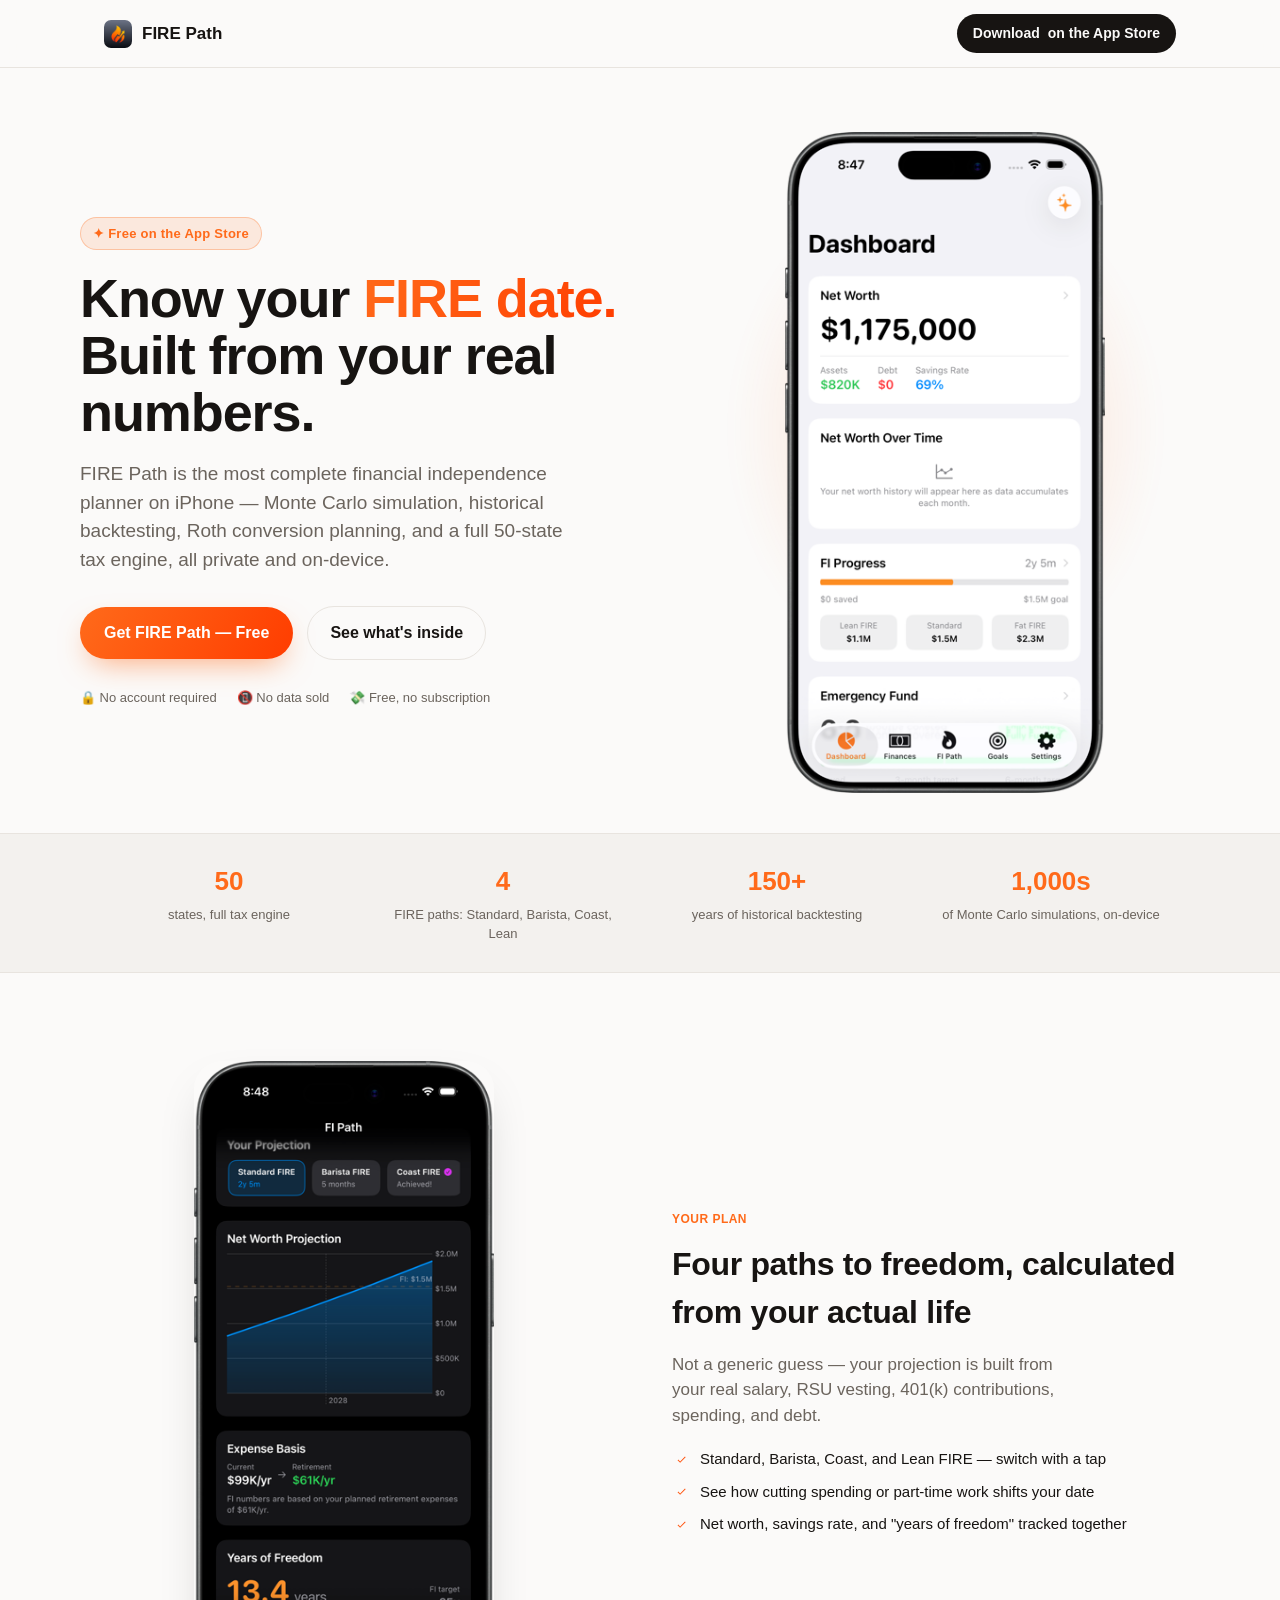
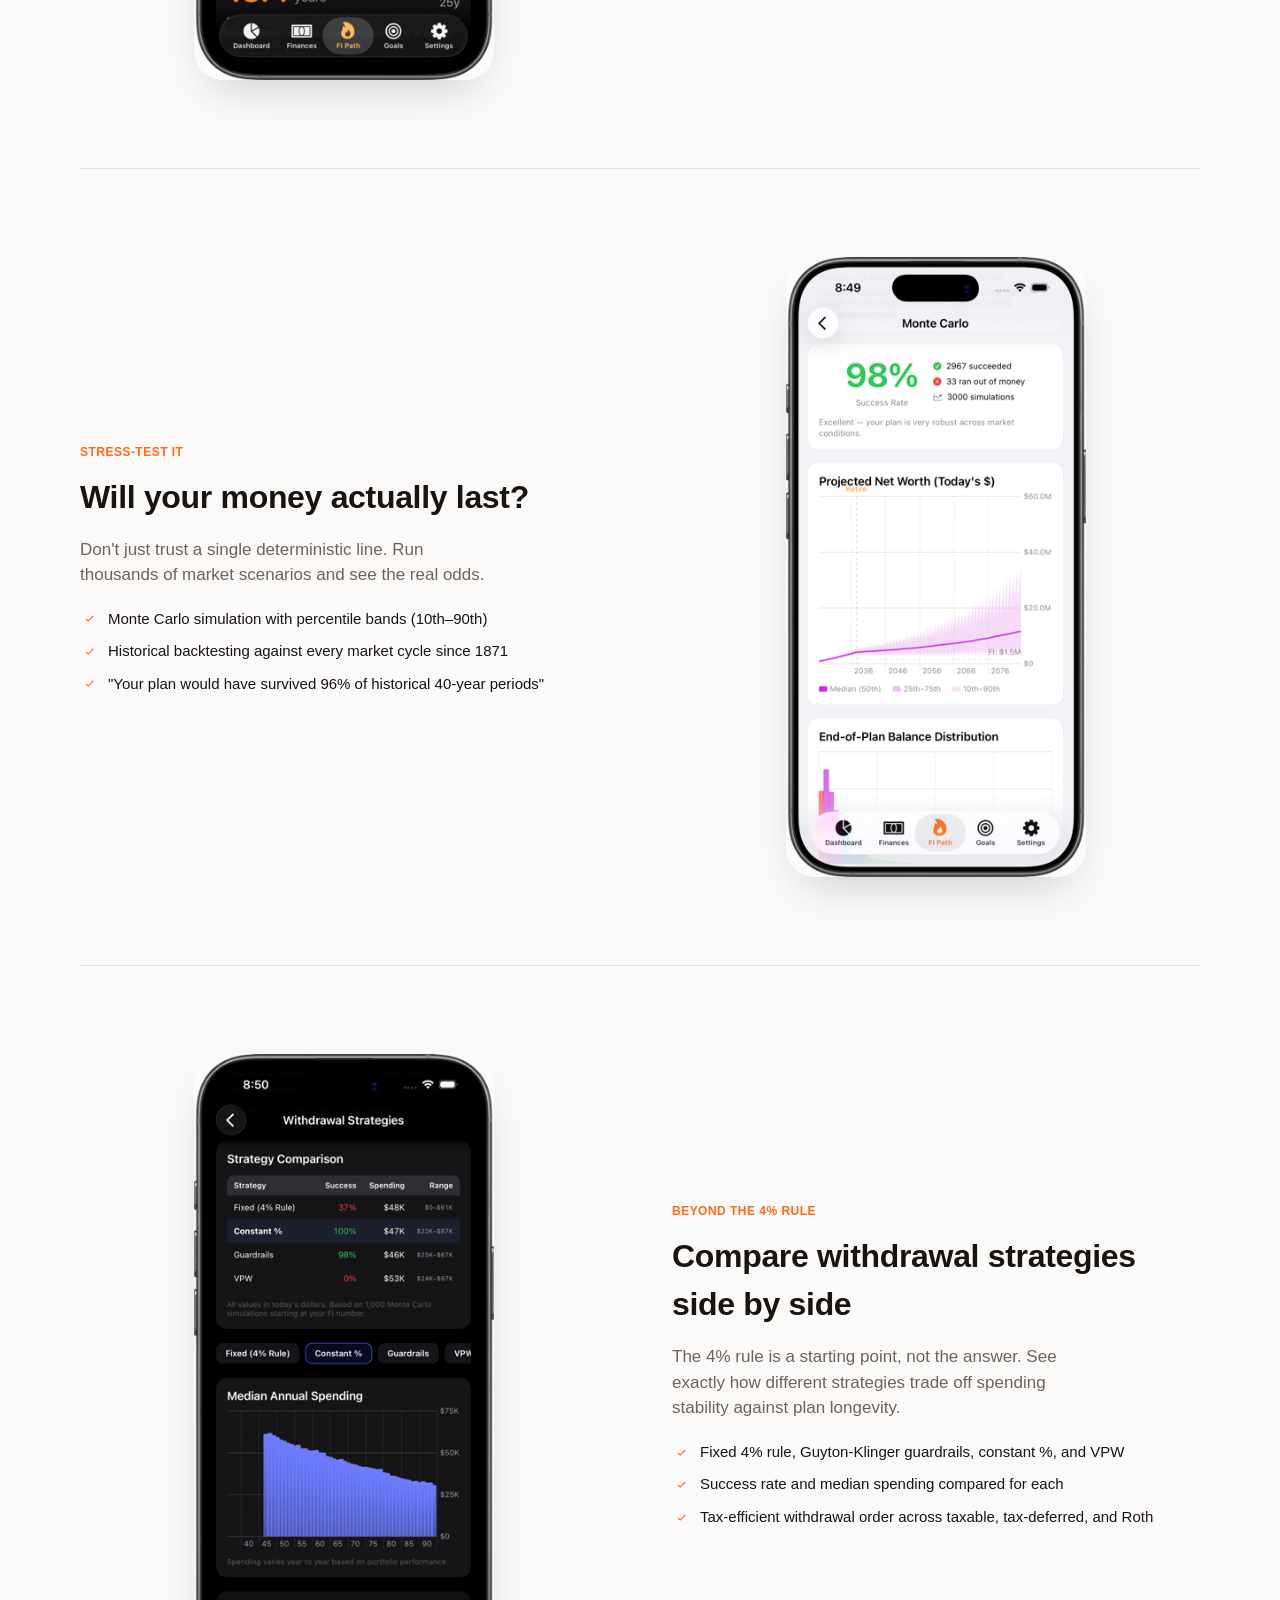
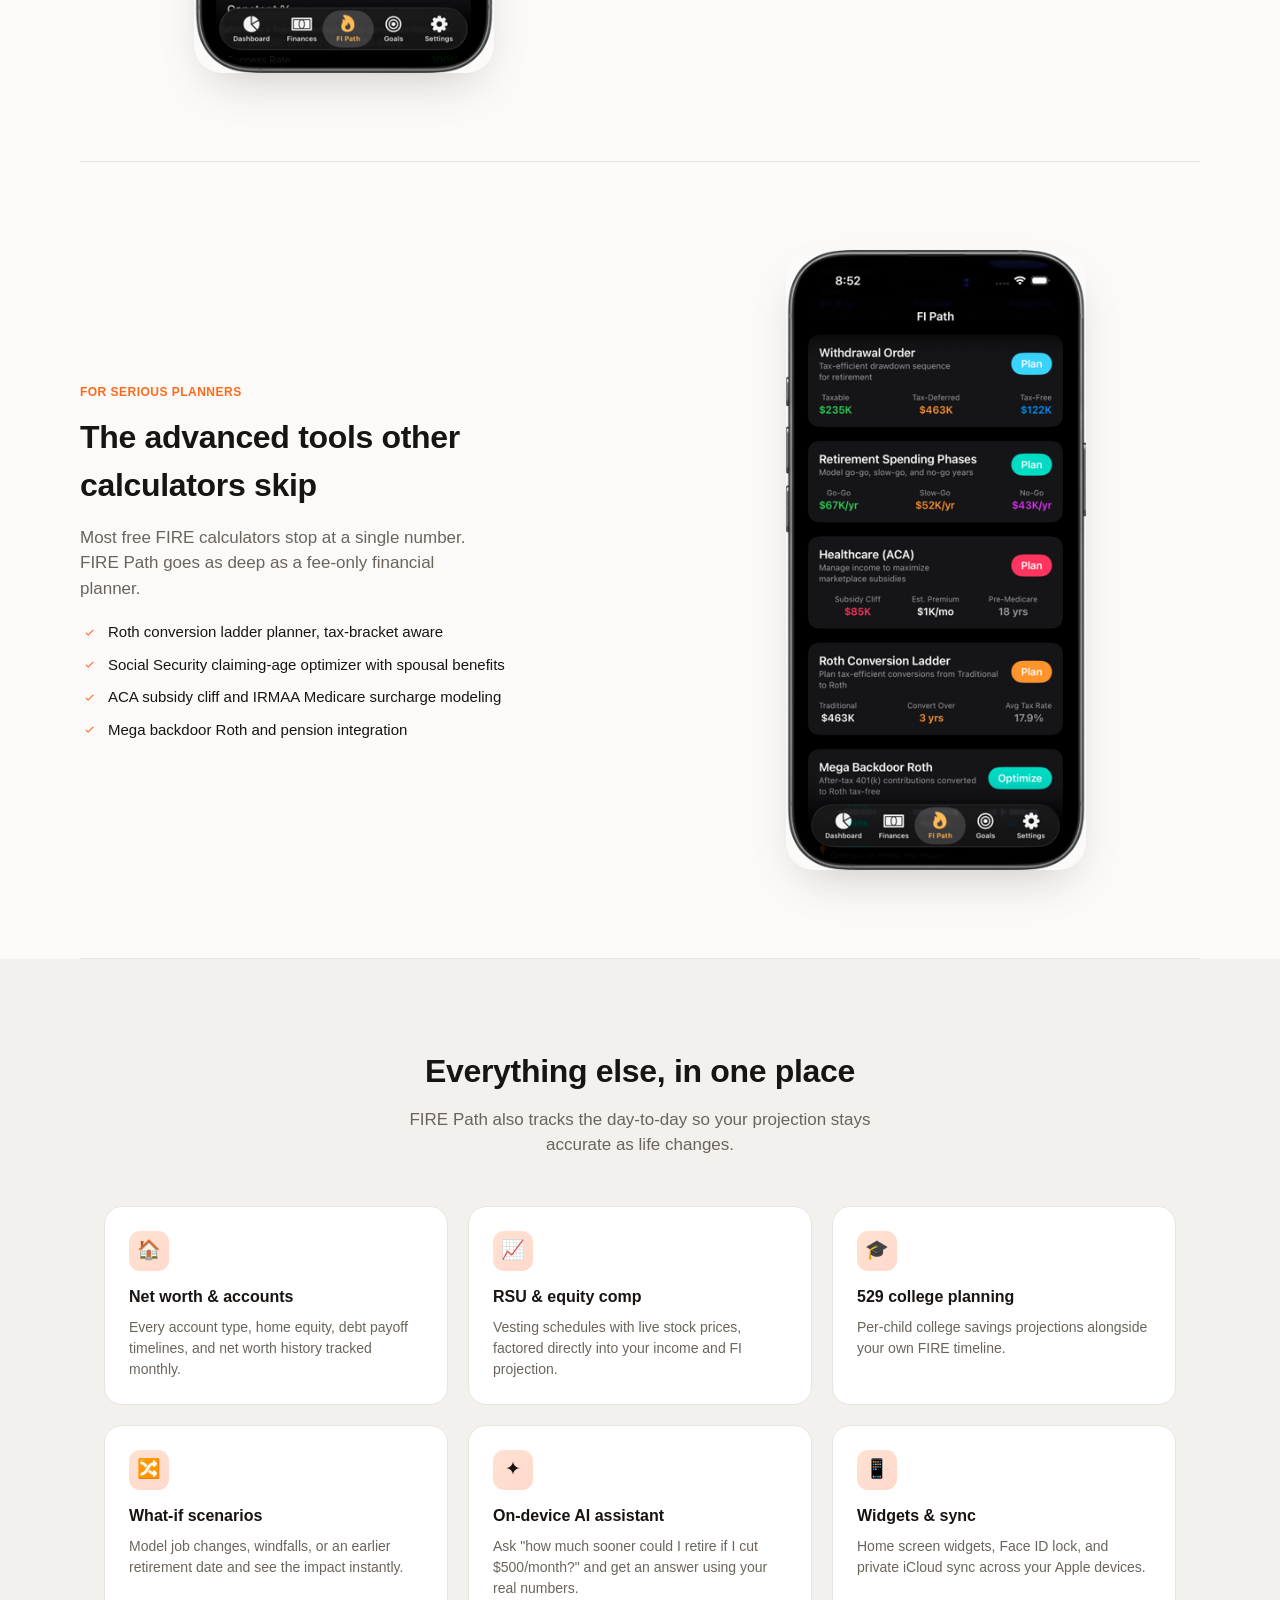
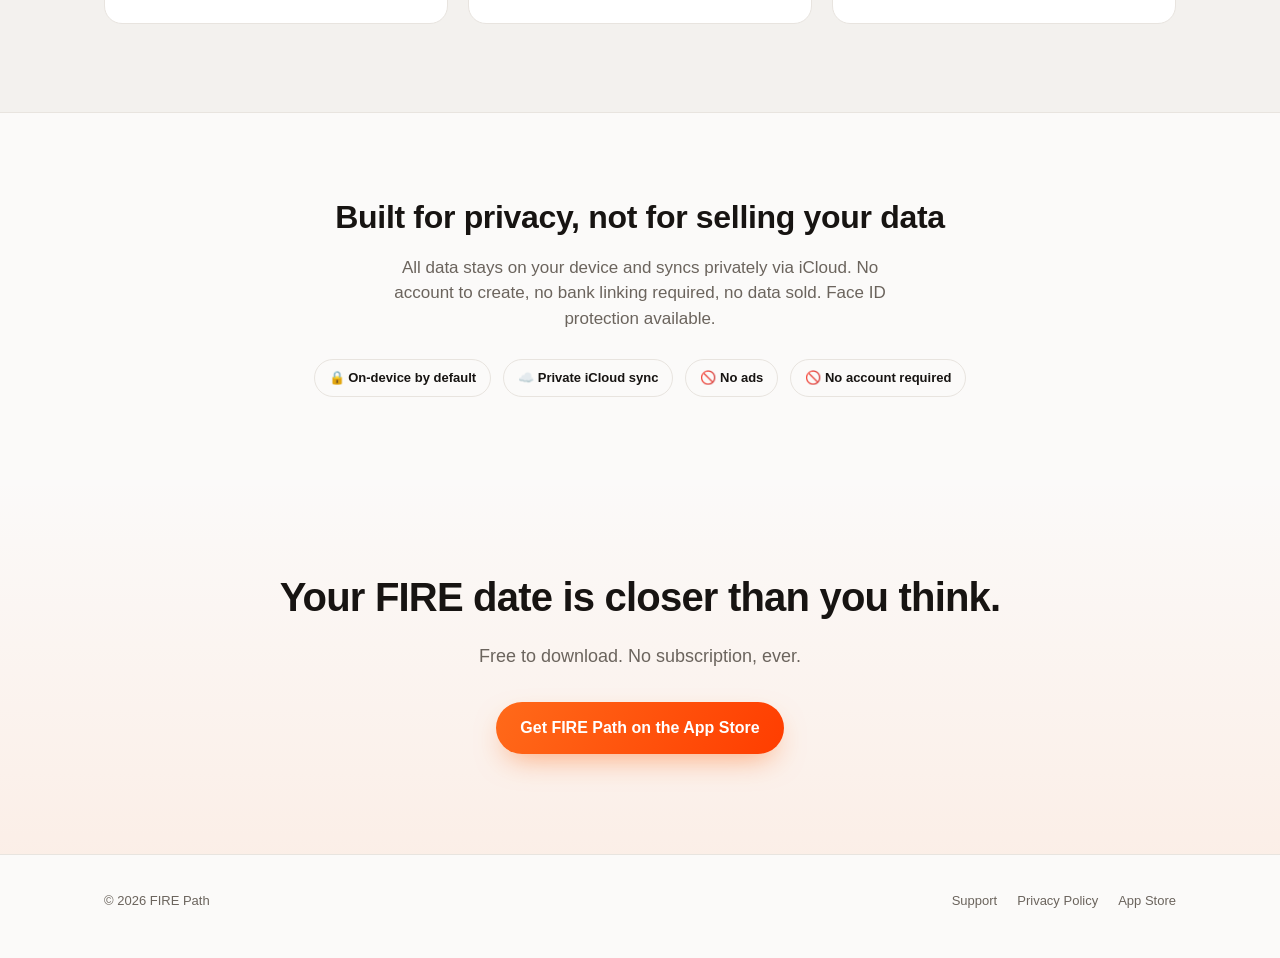
<file: index.html>
<!DOCTYPE html>
<html lang="en">
<head>
<meta charset="UTF-8">
<meta name="viewport" content="width=device-width, initial-scale=1.0">
<title>FIRE Path — Know Your FIRE Date</title>
<meta name="description" content="FIRE Path is the most complete financial independence planner on iPhone. Monte Carlo simulation, historical backtesting, Roth conversion planning, and a full 50-state tax engine — private, on-device, free.">

<meta property="og:title" content="FIRE Path — Know Your FIRE Date">
<meta property="og:description" content="The most complete financial independence planner on iPhone. Monte Carlo simulation, historical backtesting, Roth conversion planning, and a full 50-state tax engine — private, on-device, free.">
<meta property="og:type" content="website">
<meta property="og:image" content="assets/icon.png">
<meta name="twitter:card" content="summary">

<link rel="icon" href="assets/icon.png">
<link rel="apple-touch-icon" href="assets/icon.png">
<link rel="stylesheet" href="assets/style.css">

</head>
<body>

<nav class="nav">
  <div class="nav-inner">
    <a class="brand" href="#top">
      <img src="assets/icon.png" alt="FIRE Path icon">
      FIRE Path
    </a>
    <a class="nav-cta" href="https://apps.apple.com/us/app/fire-path-fi-planner/id6779468041" target="_blank" rel="noopener">
       Download <span class="long">on the App Store</span>
    </a>
  </div>
</nav>

<main id="top">

  <header class="wrap hero">
    <div>
      <div class="eyebrow">✦ Free on the App Store</div>
      <h1>Know your <span class="accent-text">FIRE date.</span><br>Built from your real numbers.</h1>
      <p class="lede">FIRE Path is the most complete financial independence planner on iPhone — Monte Carlo simulation, historical backtesting, Roth conversion planning, and a full 50-state tax engine, all private and on-device.</p>
      <div class="cta-row">
        <a class="btn-primary" href="https://apps.apple.com/us/app/fire-path-fi-planner/id6779468041" target="_blank" rel="noopener">
          Get FIRE Path — Free
        </a>
        <a class="btn-secondary" href="#features">See what's inside</a>
      </div>
      <div class="trust-row">
        <span>🔒 No account required</span>
        <span>📵 No data sold</span>
        <span>💸 Free, no subscription</span>
      </div>
    </div>
    <div class="hero-art">
      <div class="hero-glow"></div>
      <img src="assets/shot-dashboard.png" alt="FIRE Path dashboard showing net worth and FI progress">
    </div>
  </header>

  <div class="stat-strip">
    <div class="stat-strip-inner">
      <div>
        <div class="stat-num">50</div>
        <div class="stat-label">states, full tax engine</div>
      </div>
      <div>
        <div class="stat-num">4</div>
        <div class="stat-label">FIRE paths: Standard, Barista, Coast, Lean</div>
      </div>
      <div>
        <div class="stat-num">150+</div>
        <div class="stat-label">years of historical backtesting</div>
      </div>
      <div>
        <div class="stat-num">1,000s</div>
        <div class="stat-label">of Monte Carlo simulations, on-device</div>
      </div>
    </div>
  </div>

  <section id="features" class="wrap feature">
    <div class="feature-art">
      <img src="assets/shot-fipath.png" alt="FIRE Path projection chart with Standard, Barista, and Coast FIRE scenarios">
    </div>
    <div class="feature-copy">
      <span class="feature-tag">Your plan</span>
      <h2>Four paths to freedom, calculated from your actual life</h2>
      <p>Not a generic guess — your projection is built from your real salary, RSU vesting, 401(k) contributions, spending, and debt.</p>
      <ul class="feature-list">
        <li>Standard, Barista, Coast, and Lean FIRE — switch with a tap</li>
        <li>See how cutting spending or part-time work shifts your date</li>
        <li>Net worth, savings rate, and "years of freedom" tracked together</li>
      </ul>
    </div>
  </section>

  <section class="wrap feature reverse">
    <div class="feature-art">
      <img src="assets/shot-montecarlo.png" alt="Monte Carlo simulation showing 98% success rate across 3000 simulations">
    </div>
    <div class="feature-copy">
      <span class="feature-tag">Stress-test it</span>
      <h2>Will your money actually last?</h2>
      <p>Don't just trust a single deterministic line. Run thousands of market scenarios and see the real odds.</p>
      <ul class="feature-list">
        <li>Monte Carlo simulation with percentile bands (10th–90th)</li>
        <li>Historical backtesting against every market cycle since 1871</li>
        <li>"Your plan would have survived 96% of historical 40-year periods"</li>
      </ul>
    </div>
  </section>

  <section class="wrap feature">
    <div class="feature-art">
      <img src="assets/shot-withdrawal.png" alt="Withdrawal strategy comparison: 4% rule vs constant percentage vs guardrails vs VPW">
    </div>
    <div class="feature-copy">
      <span class="feature-tag">Beyond the 4% rule</span>
      <h2>Compare withdrawal strategies side by side</h2>
      <p>The 4% rule is a starting point, not the answer. See exactly how different strategies trade off spending stability against plan longevity.</p>
      <ul class="feature-list">
        <li>Fixed 4% rule, Guyton-Klinger guardrails, constant %, and VPW</li>
        <li>Success rate and median spending compared for each</li>
        <li>Tax-efficient withdrawal order across taxable, tax-deferred, and Roth</li>
      </ul>
    </div>
  </section>

  <section class="wrap feature reverse">
    <div class="feature-art">
      <img src="assets/shot-advanced.png" alt="Advanced planning tools: withdrawal order, spending phases, ACA healthcare, Roth conversion ladder, mega backdoor Roth">
    </div>
    <div class="feature-copy">
      <span class="feature-tag">For serious planners</span>
      <h2>The advanced tools other calculators skip</h2>
      <p>Most free FIRE calculators stop at a single number. FIRE Path goes as deep as a fee-only financial planner.</p>
      <ul class="feature-list">
        <li>Roth conversion ladder planner, tax-bracket aware</li>
        <li>Social Security claiming-age optimizer with spousal benefits</li>
        <li>ACA subsidy cliff and IRMAA Medicare surcharge modeling</li>
        <li>Mega backdoor Roth and pension integration</li>
      </ul>
    </div>
  </section>

  <section class="more">
    <div class="wrap">
      <h2>Everything else, in one place</h2>
      <p class="sub">FIRE Path also tracks the day-to-day so your projection stays accurate as life changes.</p>
      <div class="card-grid">
        <div class="card">
          <div class="ico">🏠</div>
          <h3>Net worth &amp; accounts</h3>
          <p>Every account type, home equity, debt payoff timelines, and net worth history tracked monthly.</p>
        </div>
        <div class="card">
          <div class="ico">📈</div>
          <h3>RSU &amp; equity comp</h3>
          <p>Vesting schedules with live stock prices, factored directly into your income and FI projection.</p>
        </div>
        <div class="card">
          <div class="ico">🎓</div>
          <h3>529 college planning</h3>
          <p>Per-child college savings projections alongside your own FIRE timeline.</p>
        </div>
        <div class="card">
          <div class="ico">🔀</div>
          <h3>What-if scenarios</h3>
          <p>Model job changes, windfalls, or an earlier retirement date and see the impact instantly.</p>
        </div>
        <div class="card">
          <div class="ico">✦</div>
          <h3>On-device AI assistant</h3>
          <p>Ask "how much sooner could I retire if I cut $500/month?" and get an answer using your real numbers.</p>
        </div>
        <div class="card">
          <div class="ico">📱</div>
          <h3>Widgets &amp; sync</h3>
          <p>Home screen widgets, Face ID lock, and private iCloud sync across your Apple devices.</p>
        </div>
      </div>
    </div>
  </section>

  <section class="wrap privacy">
    <h2>Built for privacy, not for selling your data</h2>
    <p>All data stays on your device and syncs privately via iCloud. No account to create, no bank linking required, no data sold. Face ID protection available.</p>
    <div class="privacy-badges">
      <span class="badge">🔒 On-device by default</span>
      <span class="badge">☁️ Private iCloud sync</span>
      <span class="badge">🚫 No ads</span>
      <span class="badge">🚫 No account required</span>
    </div>
  </section>

  <section class="final-cta">
    <div class="wrap">
      <h2>Your FIRE date is closer than you think.</h2>
      <p>Free to download. No subscription, ever.</p>
      <a class="btn-primary" href="https://apps.apple.com/us/app/fire-path-fi-planner/id6779468041" target="_blank" rel="noopener">
        Get FIRE Path on the App Store
      </a>
    </div>
  </section>

</main>

<footer>
  <div class="wrap footer-inner">
    <span>© 2026 FIRE Path</span>
    <div class="footer-links">
      <a href="support.html">Support</a>
      <a href="privacy.html">Privacy Policy</a>
      <a href="https://apps.apple.com/us/app/fire-path-fi-planner/id6779468041" target="_blank" rel="noopener">App Store</a>
    </div>
  </div>
</footer>

</body>
</html>
</file>
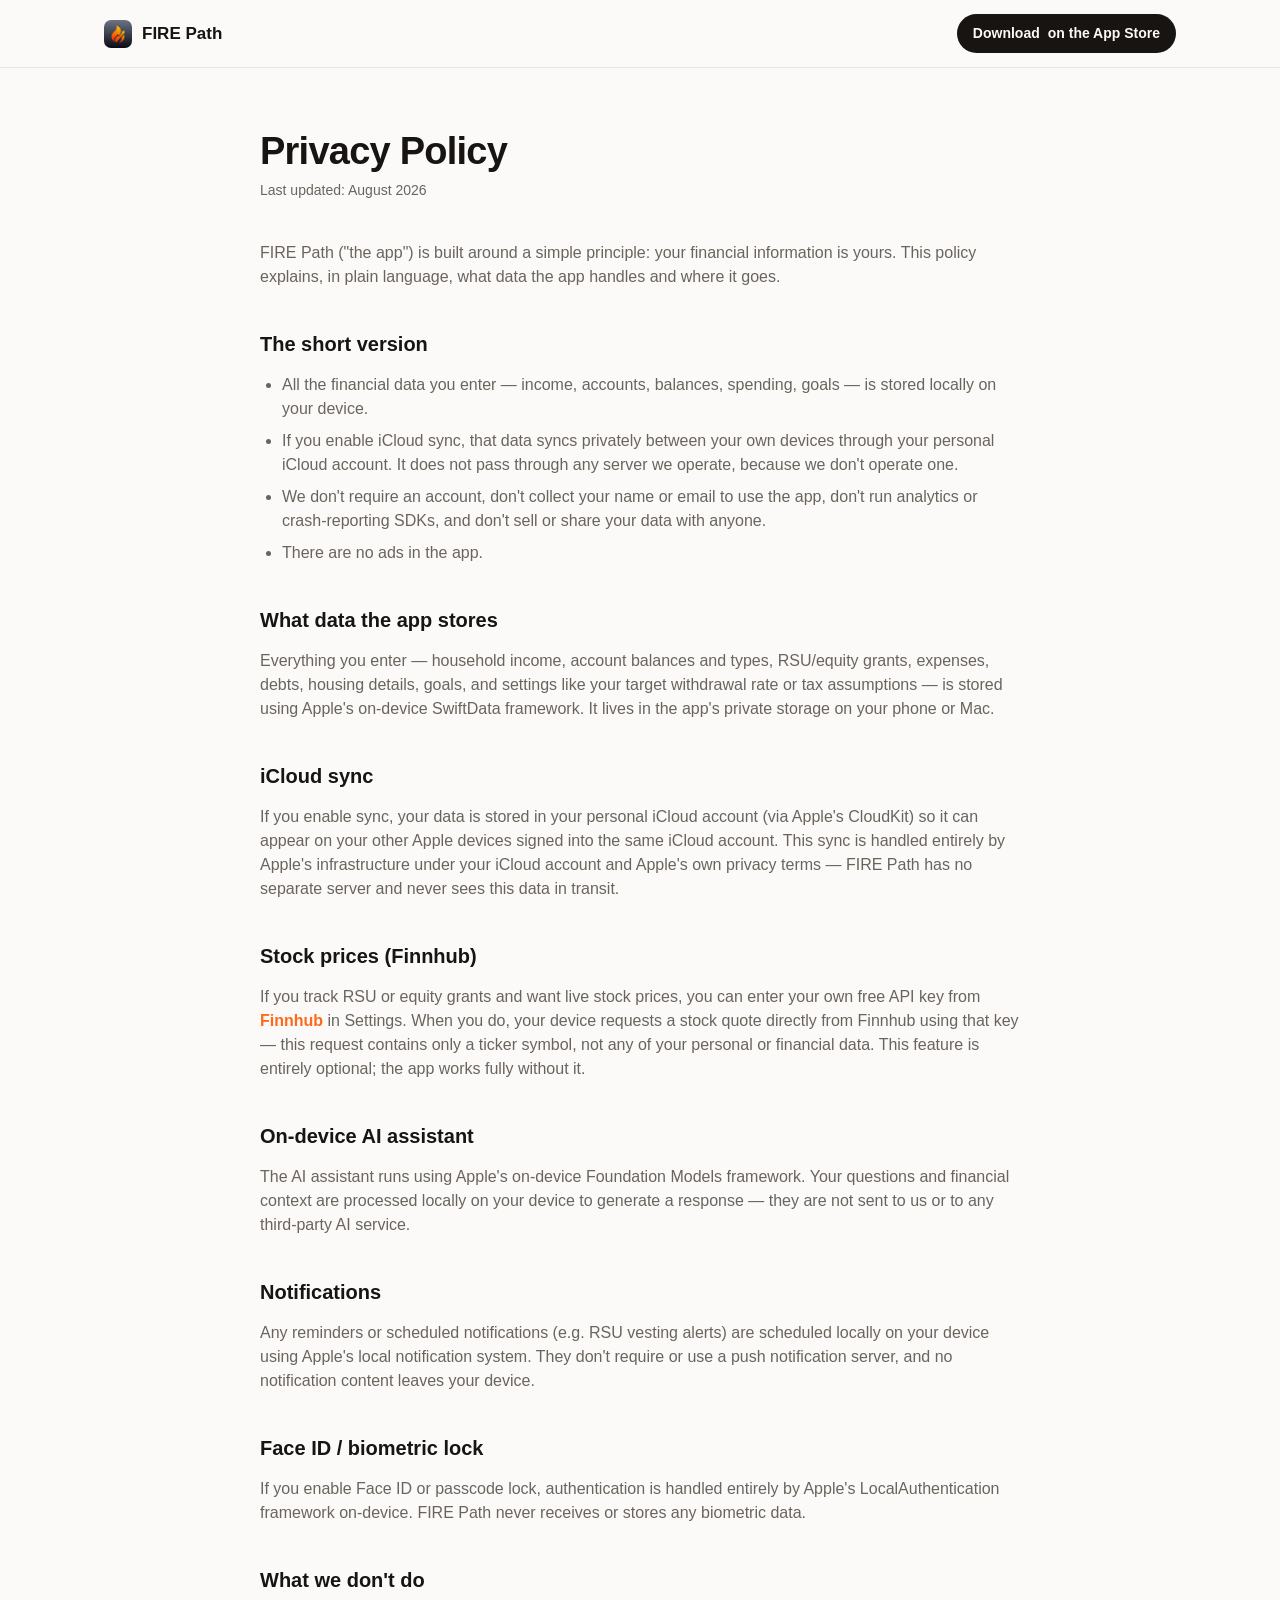
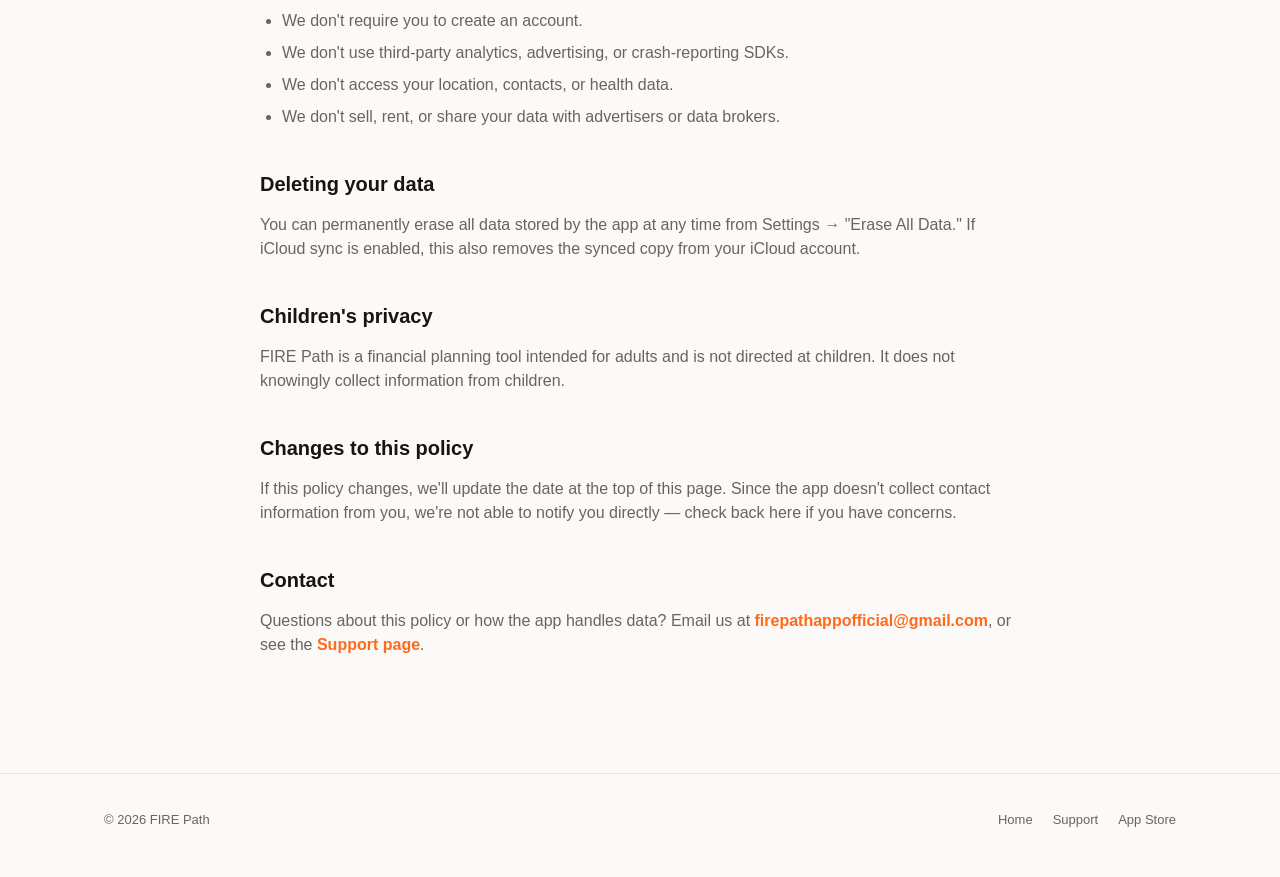
<file: privacy.html>
<!DOCTYPE html>
<html lang="en">
<head>
<meta charset="UTF-8">
<meta name="viewport" content="width=device-width, initial-scale=1.0">
<title>FIRE Path — Privacy Policy</title>
<meta name="description" content="FIRE Path privacy policy — your financial data stays on your device and syncs privately via your own iCloud account. No accounts, no ads, no data sold.">

<link rel="icon" href="assets/icon.png">
<link rel="apple-touch-icon" href="assets/icon.png">
<link rel="stylesheet" href="assets/style.css">
</head>
<body>

<nav class="nav">
  <div class="nav-inner">
    <a class="brand" href="index.html">
      <img src="assets/icon.png" alt="FIRE Path icon">
      FIRE Path
    </a>
    <a class="nav-cta" href="https://apps.apple.com/us/app/fire-path-fi-planner/id6779468041" target="_blank" rel="noopener">
       Download <span class="long">on the App Store</span>
    </a>
  </div>
</nav>

<main>
  <div class="wrap legal">
    <h1>Privacy Policy</h1>
    <p class="updated">Last updated: August 2026</p>

    <p>FIRE Path ("the app") is built around a simple principle: your financial information is yours. This policy explains, in plain language, what data the app handles and where it goes.</p>

    <h2>The short version</h2>
    <ul>
      <li>All the financial data you enter — income, accounts, balances, spending, goals — is stored locally on your device.</li>
      <li>If you enable iCloud sync, that data syncs privately between your own devices through your personal iCloud account. It does not pass through any server we operate, because we don't operate one.</li>
      <li>We don't require an account, don't collect your name or email to use the app, don't run analytics or crash-reporting SDKs, and don't sell or share your data with anyone.</li>
      <li>There are no ads in the app.</li>
    </ul>

    <h2>What data the app stores</h2>
    <p>Everything you enter — household income, account balances and types, RSU/equity grants, expenses, debts, housing details, goals, and settings like your target withdrawal rate or tax assumptions — is stored using Apple's on-device SwiftData framework. It lives in the app's private storage on your phone or Mac.</p>

    <h2>iCloud sync</h2>
    <p>If you enable sync, your data is stored in your personal iCloud account (via Apple's CloudKit) so it can appear on your other Apple devices signed into the same iCloud account. This sync is handled entirely by Apple's infrastructure under your iCloud account and Apple's own privacy terms — FIRE Path has no separate server and never sees this data in transit.</p>

    <h2>Stock prices (Finnhub)</h2>
    <p>If you track RSU or equity grants and want live stock prices, you can enter your own free API key from <a href="https://finnhub.io" target="_blank" rel="noopener">Finnhub</a> in Settings. When you do, your device requests a stock quote directly from Finnhub using that key — this request contains only a ticker symbol, not any of your personal or financial data. This feature is entirely optional; the app works fully without it.</p>

    <h2>On-device AI assistant</h2>
    <p>The AI assistant runs using Apple's on-device Foundation Models framework. Your questions and financial context are processed locally on your device to generate a response — they are not sent to us or to any third-party AI service.</p>

    <h2>Notifications</h2>
    <p>Any reminders or scheduled notifications (e.g. RSU vesting alerts) are scheduled locally on your device using Apple's local notification system. They don't require or use a push notification server, and no notification content leaves your device.</p>

    <h2>Face ID / biometric lock</h2>
    <p>If you enable Face ID or passcode lock, authentication is handled entirely by Apple's LocalAuthentication framework on-device. FIRE Path never receives or stores any biometric data.</p>

    <h2>What we don't do</h2>
    <ul>
      <li>We don't require you to create an account.</li>
      <li>We don't use third-party analytics, advertising, or crash-reporting SDKs.</li>
      <li>We don't access your location, contacts, or health data.</li>
      <li>We don't sell, rent, or share your data with advertisers or data brokers.</li>
    </ul>

    <h2>Deleting your data</h2>
    <p>You can permanently erase all data stored by the app at any time from Settings → "Erase All Data." If iCloud sync is enabled, this also removes the synced copy from your iCloud account.</p>

    <h2>Children's privacy</h2>
    <p>FIRE Path is a financial planning tool intended for adults and is not directed at children. It does not knowingly collect information from children.</p>

    <h2>Changes to this policy</h2>
    <p>If this policy changes, we'll update the date at the top of this page. Since the app doesn't collect contact information from you, we're not able to notify you directly — check back here if you have concerns.</p>

    <h2>Contact</h2>
    <p>Questions about this policy or how the app handles data? Email us at <a href="mailto:firepathappofficial@gmail.com">firepathappofficial@gmail.com</a>, or see the <a href="support.html">Support page</a>.</p>
  </div>
</main>

<footer>
  <div class="wrap footer-inner">
    <span>© 2026 FIRE Path</span>
    <div class="footer-links">
      <a href="index.html">Home</a>
      <a href="support.html">Support</a>
      <a href="https://apps.apple.com/us/app/fire-path-fi-planner/id6779468041" target="_blank" rel="noopener">App Store</a>
    </div>
  </div>
</footer>

</body>
</html>
</file>
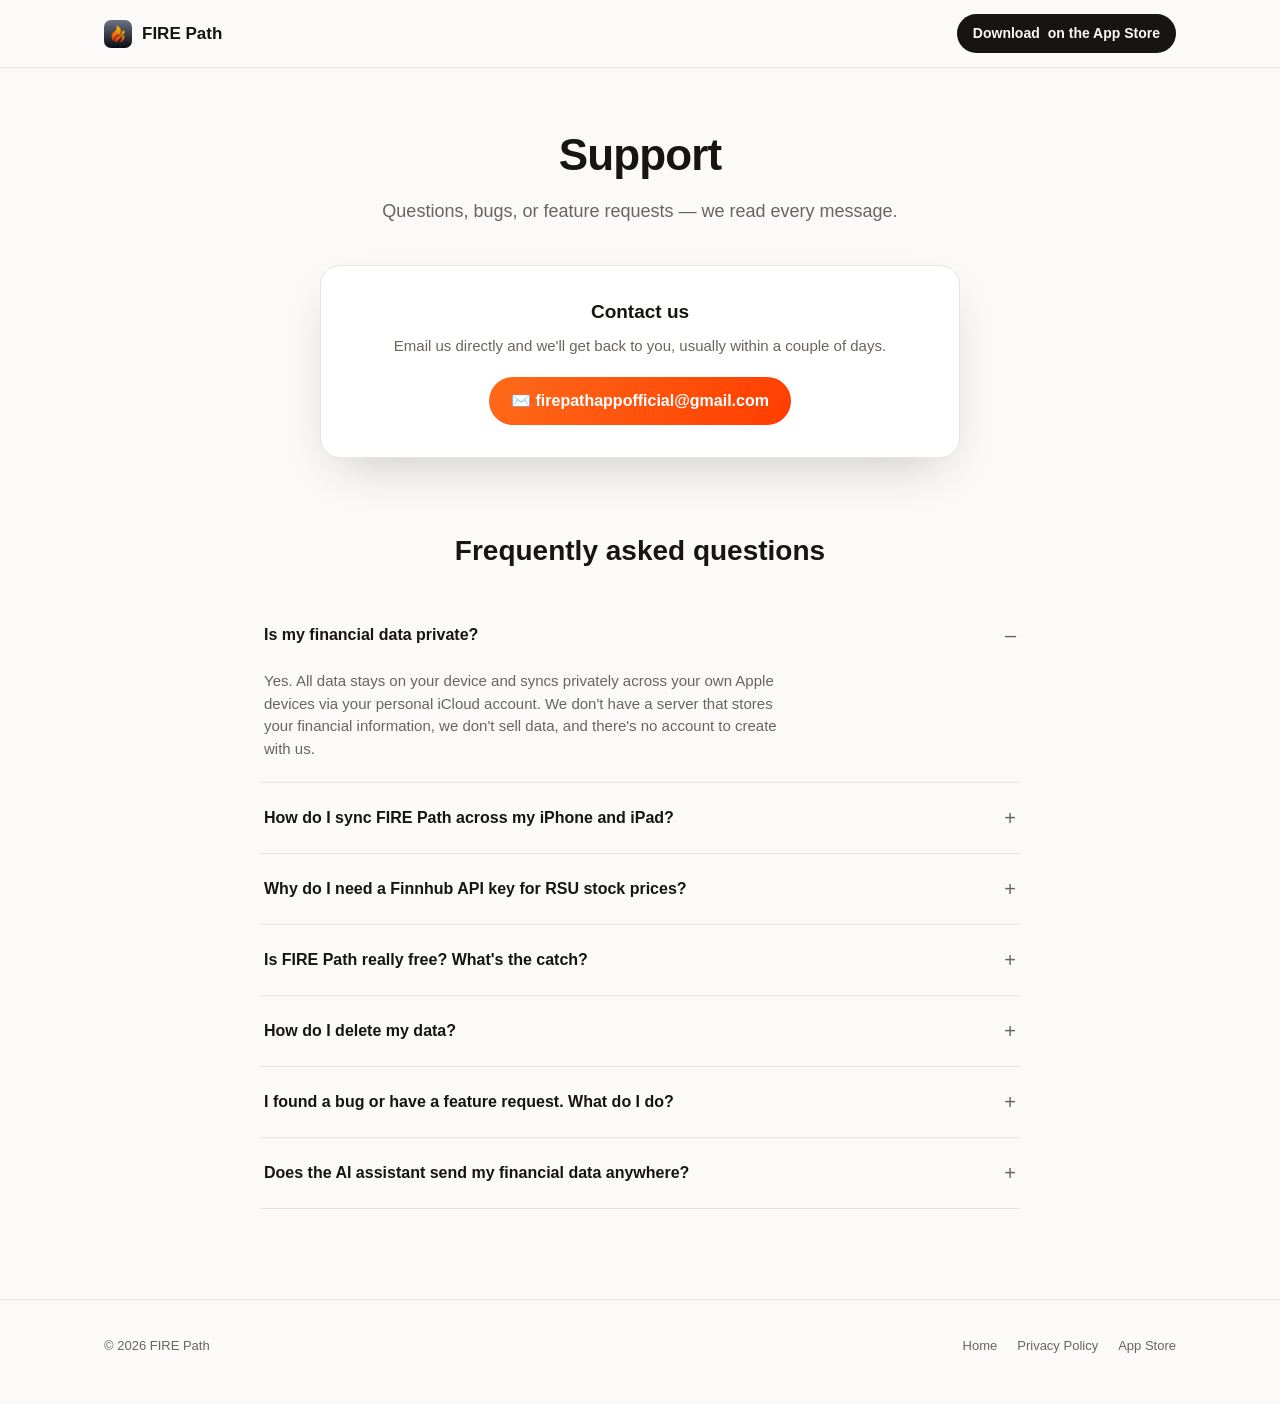
<file: support.html>
<!DOCTYPE html>
<html lang="en">
<head>
<meta charset="UTF-8">
<meta name="viewport" content="width=device-width, initial-scale=1.0">
<title>FIRE Path — Support</title>
<meta name="description" content="Get help with FIRE Path — contact support, find answers to common questions about syncing, privacy, and features.">

<link rel="icon" href="assets/icon.png">
<link rel="apple-touch-icon" href="assets/icon.png">
<link rel="stylesheet" href="assets/style.css">
</head>
<body>

<nav class="nav">
  <div class="nav-inner">
    <a class="brand" href="index.html">
      <img src="assets/icon.png" alt="FIRE Path icon">
      FIRE Path
    </a>
    <a class="nav-cta" href="https://apps.apple.com/us/app/fire-path-fi-planner/id6779468041" target="_blank" rel="noopener">
       Download <span class="long">on the App Store</span>
    </a>
  </div>
</nav>

<main>

  <header class="wrap support-hero">
    <h1>Support</h1>
    <p>Questions, bugs, or feature requests — we read every message.</p>
  </header>

  <div class="wrap">
    <div class="contact-card">
      <h2>Contact us</h2>
      <p>Email us directly and we'll get back to you, usually within a couple of days.</p>
      <a class="contact-email" href="mailto:firepathappofficial@gmail.com">✉️ firepathappofficial@gmail.com</a>
    </div>

    <section class="faq">
      <h2>Frequently asked questions</h2>

      <details class="faq-item" open>
        <summary>Is my financial data private?</summary>
        <p>Yes. All data stays on your device and syncs privately across your own Apple devices via your personal iCloud account. We don't have a server that stores your financial information, we don't sell data, and there's no account to create with us.</p>
      </details>

      <details class="faq-item">
        <summary>How do I sync FIRE Path across my iPhone and iPad?</summary>
        <p>Make sure you're signed into the same iCloud account on each device and that iCloud Drive is enabled in Settings. FIRE Path syncs automatically in the background — no setup required inside the app.</p>
      </details>

      <details class="faq-item">
        <summary>Why do I need a Finnhub API key for RSU stock prices?</summary>
        <p>Live stock prices for RSU grants come from Finnhub's free API. Since FIRE Path doesn't run its own servers, you connect your own free Finnhub key in Settings so price lookups happen directly between your device and Finnhub — nothing passes through us.</p>
      </details>

      <details class="faq-item">
        <summary>Is FIRE Path really free? What's the catch?</summary>
        <p>FIRE Path is free with no subscription and no in-app purchases. There's no catch — it was built out of a personal need for a better FIRE planning tool, and we'd rather people use it than paywall it.</p>
      </details>

      <details class="faq-item">
        <summary>How do I delete my data?</summary>
        <p>Go to Settings → scroll to the bottom → "Erase All Data." This permanently removes everything stored on your device (and from iCloud, if sync is enabled). This can't be undone, so consider it a hard reset.</p>
      </details>

      <details class="faq-item">
        <summary>I found a bug or have a feature request. What do I do?</summary>
        <p>Email <a href="mailto:firepathappofficial@gmail.com">firepathappofficial@gmail.com</a> with as much detail as you can — what you expected, what happened instead, and your device/iOS version if it's a bug. Feature requests are genuinely read and considered for future updates.</p>
      </details>

      <details class="faq-item">
        <summary>Does the AI assistant send my financial data anywhere?</summary>
        <p>The AI assistant runs on-device using Apple's on-device intelligence, so your financial details are not sent to an external server to generate responses.</p>
      </details>
    </section>
  </div>

</main>

<footer>
  <div class="wrap footer-inner">
    <span>© 2026 FIRE Path</span>
    <div class="footer-links">
      <a href="index.html">Home</a>
      <a href="privacy.html">Privacy Policy</a>
      <a href="https://apps.apple.com/us/app/fire-path-fi-planner/id6779468041" target="_blank" rel="noopener">App Store</a>
    </div>
  </div>
</footer>

</body>
</html>
</file>
<file: assets/style.css>
:root{
    --bg:#fbfaf9;
    --bg-alt:#f3f1ee;
    --surface:#ffffff;
    --text:#171412;
    --text-muted:#6b645d;
    --border:#e8e4df;
    --accent:#ff6a1a;
    --accent-2:#ff3d00;
    --accent-contrast:#ffffff;
    --shadow: 0 20px 50px -20px rgba(23,20,18,0.25);
  }

  @media (prefers-color-scheme: dark){
    :root:not([data-theme="light"]){
      --bg:#121011;
      --bg-alt:#1a1717;
      --surface:#1d1a1a;
      --text:#f6f3f1;
      --text-muted:#a89f97;
      --border:#312c2a;
      --accent:#ff7a2e;
      --accent-2:#ff4d1c;
      --accent-contrast:#171412;
      --shadow: 0 20px 60px -20px rgba(0,0,0,0.6);
    }
  }
  :root[data-theme="dark"]{
    --bg:#121011;
    --bg-alt:#1a1717;
    --surface:#1d1a1a;
    --text:#f6f3f1;
    --text-muted:#a89f97;
    --border:#312c2a;
    --accent:#ff7a2e;
    --accent-2:#ff4d1c;
    --accent-contrast:#171412;
    --shadow: 0 20px 60px -20px rgba(0,0,0,0.6);
  }

  *{ box-sizing:border-box; }
  html{ scroll-behavior:smooth; }
  body{
    margin:0;
    background:var(--bg);
    color:var(--text);
    font-family:-apple-system,BlinkMacSystemFont,"SF Pro Text","Segoe UI",Roboto,Helvetica,Arial,sans-serif;
    line-height:1.5;
    -webkit-font-smoothing:antialiased;
  }
  img{ max-width:100%; display:block; }
  a{ color:inherit; }

  .wrap{
    max-width:1120px;
    margin:0 auto;
    padding:0 24px;
  }

  /* Nav */
  .nav{
    position:sticky; top:0; z-index:20;
    background:color-mix(in srgb, var(--bg) 88%, transparent);
    backdrop-filter:saturate(180%) blur(14px);
    border-bottom:1px solid var(--border);
  }
  .nav-inner{
    max-width:1120px; margin:0 auto; padding:14px 24px;
    display:flex; align-items:center; justify-content:space-between;
  }
  .brand{ display:flex; align-items:center; gap:10px; font-weight:700; font-size:17px; text-decoration:none; }
  .brand img{ width:28px; height:28px; border-radius:7px; }
  .nav-cta{
    display:inline-flex; align-items:center; gap:8px;
    background:var(--text); color:var(--bg);
    padding:9px 16px; border-radius:100px;
    font-size:14px; font-weight:600; text-decoration:none;
    white-space:nowrap;
  }

  /* Hero */
  .hero{
    padding:64px 0 40px;
    display:grid;
    grid-template-columns:1.05fr 0.95fr;
    gap:48px;
    align-items:center;
  }
  .eyebrow{
    display:inline-flex; align-items:center; gap:8px;
    font-size:13px; font-weight:600; letter-spacing:.02em;
    color:var(--accent);
    background:color-mix(in srgb, var(--accent) 12%, transparent);
    border:1px solid color-mix(in srgb, var(--accent) 30%, transparent);
    padding:6px 12px; border-radius:100px;
    margin-bottom:20px;
  }
  h1{
    font-size:clamp(34px, 5vw, 54px);
    line-height:1.05;
    letter-spacing:-0.02em;
    margin:0 0 20px;
    font-weight:800;
  }
  .accent-text{
    background:linear-gradient(120deg, var(--accent), var(--accent-2));
    -webkit-background-clip:text;
    background-clip:text;
    color:transparent;
  }
  .lede{
    font-size:19px;
    color:var(--text-muted);
    max-width:46ch;
    margin:0 0 32px;
  }
  .cta-row{ display:flex; gap:14px; flex-wrap:wrap; align-items:center; }
  .btn-primary{
    display:inline-flex; align-items:center; gap:10px;
    background:linear-gradient(120deg, var(--accent), var(--accent-2));
    color:var(--accent-contrast);
    padding:14px 24px; border-radius:100px;
    font-weight:700; font-size:16px; text-decoration:none;
    box-shadow:0 12px 30px -10px color-mix(in srgb, var(--accent) 60%, transparent);
  }
  .btn-secondary{
    display:inline-flex; align-items:center; gap:8px;
    padding:14px 22px; border-radius:100px;
    font-weight:600; font-size:16px; text-decoration:none;
    border:1px solid var(--border);
    color:var(--text);
  }
  .trust-row{
    display:flex; gap:20px; flex-wrap:wrap;
    margin-top:28px;
    font-size:13px; color:var(--text-muted);
  }
  .trust-row span{ display:inline-flex; align-items:center; gap:6px; }

  .hero-art{ position:relative; display:flex; justify-content:center; }
  .hero-art img{
    width:min(320px, 78vw);
    filter:drop-shadow(var(--shadow));
  }
  .hero-glow{
    position:absolute; inset:-10% -10% auto -10%; height:110%;
    background:radial-gradient(closest-side, color-mix(in srgb, var(--accent) 22%, transparent), transparent 70%);
    z-index:-1;
    filter:blur(10px);
  }

  /* Logos / stat strip */
  .stat-strip{
    border-top:1px solid var(--border);
    border-bottom:1px solid var(--border);
    background:var(--bg-alt);
  }
  .stat-strip-inner{
    max-width:1120px; margin:0 auto; padding:28px 24px;
    display:grid; grid-template-columns:repeat(4,1fr); gap:24px;
    text-align:center;
  }
  .stat-num{ font-size:26px; font-weight:800; color:var(--accent); }
  .stat-label{ font-size:13px; color:var(--text-muted); margin-top:4px; }

  /* Feature sections */
  .feature{
    padding:88px 0;
    display:grid;
    grid-template-columns:1fr 1fr;
    gap:64px;
    align-items:center;
    border-bottom:1px solid var(--border);
  }
  .feature:last-of-type{ border-bottom:none; }
  .feature.reverse .feature-art{ order:2; }
  .feature.reverse .feature-copy{ order:1; }
  .feature-art{ display:flex; justify-content:center; }
  .feature-art img{
    width:min(300px, 100%);
    border-radius:28px;
    box-shadow:var(--shadow);
  }
  .feature-tag{
    display:inline-block;
    font-size:12px; font-weight:700; letter-spacing:.04em; text-transform:uppercase;
    color:var(--accent);
    margin-bottom:12px;
  }
  .feature-copy h2{
    font-size:clamp(24px,3vw,32px);
    letter-spacing:-0.01em;
    margin:0 0 16px;
    font-weight:800;
  }
  .feature-copy p{
    color:var(--text-muted);
    font-size:17px;
    max-width:44ch;
    margin:0 0 20px;
  }
  .feature-list{
    list-style:none; padding:0; margin:0;
    display:grid; gap:10px;
  }
  .feature-list li{
    display:flex; gap:10px; align-items:flex-start;
    font-size:15px; color:var(--text);
  }
  .feature-list li::before{
    content:"";
    flex:none;
    width:18px; height:18px; margin-top:2px;
    border-radius:50%;
    background:linear-gradient(120deg, var(--accent), var(--accent-2));
    -webkit-mask:url("data:image/svg+xml;utf8,<svg xmlns='http://www.w3.org/2000/svg' viewBox='0 0 24 24'><path fill='black' d='M9 16.2 4.8 12l-1.4 1.4L9 19 21 7l-1.4-1.4z'/></svg>") center/60% no-repeat;
    mask:url("data:image/svg+xml;utf8,<svg xmlns='http://www.w3.org/2000/svg' viewBox='0 0 24 24'><path fill='black' d='M9 16.2 4.8 12l-1.4 1.4L9 19 21 7l-1.4-1.4z'/></svg>") center/60% no-repeat;
  }

  /* Grid of small feature cards */
  .more{
    padding:88px 0;
    background:var(--bg-alt);
    border-bottom:1px solid var(--border);
  }
  .more h2{
    font-size:clamp(24px,3vw,32px);
    text-align:center;
    margin:0 0 12px;
    letter-spacing:-0.01em;
    font-weight:800;
  }
  .more .sub{
    text-align:center; color:var(--text-muted); font-size:17px;
    max-width:52ch; margin:0 auto 48px;
  }
  .card-grid{
    display:grid;
    grid-template-columns:repeat(3, 1fr);
    gap:20px;
  }
  .card{
    background:var(--surface);
    border:1px solid var(--border);
    border-radius:18px;
    padding:24px;
  }
  .card .ico{
    width:40px; height:40px;
    border-radius:11px;
    display:flex; align-items:center; justify-content:center;
    background:linear-gradient(135deg, color-mix(in srgb, var(--accent) 20%, transparent), color-mix(in srgb, var(--accent-2) 20%, transparent));
    font-size:19px;
    margin-bottom:14px;
  }
  .card h3{ font-size:16px; margin:0 0 8px; font-weight:700; }
  .card p{ font-size:14px; color:var(--text-muted); margin:0; }

  /* Privacy band */
  .privacy{
    padding:80px 0;
    text-align:center;
  }
  .privacy h2{
    font-size:clamp(24px,3vw,32px);
    margin:0 0 14px;
    font-weight:800;
    letter-spacing:-0.01em;
  }
  .privacy p{
    color:var(--text-muted); font-size:17px;
    max-width:56ch; margin:0 auto;
  }
  .privacy-badges{
    display:flex; gap:12px; justify-content:center; flex-wrap:wrap;
    margin-top:28px;
  }
  .badge{
    font-size:13px; font-weight:600;
    border:1px solid var(--border);
    padding:8px 14px; border-radius:100px;
    color:var(--text);
  }

  /* Final CTA */
  .final-cta{
    padding:90px 0 100px;
    text-align:center;
    background:linear-gradient(180deg, transparent, color-mix(in srgb, var(--accent) 8%, transparent));
  }
  .final-cta h2{
    font-size:clamp(28px,4vw,40px);
    margin:0 0 16px;
    font-weight:800;
    letter-spacing:-0.02em;
  }
  .final-cta p{
    color:var(--text-muted); font-size:18px;
    margin:0 0 32px;
  }

  footer{
    border-top:1px solid var(--border);
    padding:36px 0 48px;
  }
  .footer-inner{
    display:flex; justify-content:space-between; align-items:center;
    flex-wrap:wrap; gap:16px;
    font-size:13px; color:var(--text-muted);
  }
  .footer-links{ display:flex; gap:20px; flex-wrap:wrap; }
  .footer-links a{ text-decoration:none; color:var(--text-muted); }
  .footer-links a:hover{ color:var(--text); }

  @media (max-width: 860px){
    .hero{ grid-template-columns:1fr; padding-top:40px; text-align:center; }
    .cta-row{ justify-content:center; }
    .trust-row{ justify-content:center; }
    .lede{ margin-left:auto; margin-right:auto; }
    .hero-art{ order:-1; }
    .stat-strip-inner{ grid-template-columns:repeat(2,1fr); }
    .feature{ grid-template-columns:1fr; padding:56px 0; text-align:center; }
    .feature.reverse .feature-art, .feature.reverse .feature-copy{ order:initial; }
    .feature-copy p{ margin-left:auto; margin-right:auto; }
    .feature-list{ text-align:left; max-width:340px; margin:0 auto; }
    .card-grid{ grid-template-columns:1fr 1fr; }
  }
  @media (max-width: 520px){
    .card-grid{ grid-template-columns:1fr; }
    .nav-cta span.long{ display:none; }
  }

/* Support page */
.support-hero{
  padding:64px 0 40px;
  text-align:center;
}
.support-hero h1{
  font-size:clamp(30px,4.5vw,44px);
}
.support-hero p{
  color:var(--text-muted); font-size:18px;
  max-width:52ch; margin:0 auto;
}
.contact-card{
  max-width:640px; margin:0 auto 72px;
  background:var(--surface);
  border:1px solid var(--border);
  border-radius:20px;
  padding:32px;
  text-align:center;
  box-shadow:var(--shadow);
}
.contact-card h2{ font-size:19px; margin:0 0 8px; font-weight:800; }
.contact-card p{ color:var(--text-muted); font-size:15px; margin:0 0 20px; }
.contact-email{
  display:inline-flex; align-items:center; gap:8px;
  font-size:16px; font-weight:700;
  text-decoration:none;
  color:var(--accent-contrast);
  background:linear-gradient(120deg, var(--accent), var(--accent-2));
  padding:12px 22px; border-radius:100px;
}
.faq{
  max-width:760px; margin:0 auto;
  padding-bottom:90px;
}
.faq h2{
  font-size:clamp(22px,3vw,28px);
  margin:0 0 28px;
  font-weight:800;
  text-align:center;
}
.faq-item{
  border-bottom:1px solid var(--border);
}
.faq-item summary{
  cursor:pointer;
  list-style:none;
  padding:20px 4px;
  font-size:16px; font-weight:600;
  display:flex; justify-content:space-between; align-items:center; gap:16px;
}
.faq-item summary::-webkit-details-marker{ display:none; }
.faq-item summary::after{
  content:"+";
  flex:none;
  font-size:20px; font-weight:400;
  color:var(--text-muted);
  transition:transform .15s ease;
}
.faq-item[open] summary::after{ content:"–"; }
.faq-item p{
  margin:0 4px 22px;
  color:var(--text-muted);
  font-size:15px;
  max-width:64ch;
}
.faq-item p a{ color:var(--accent); font-weight:600; text-decoration:none; }

/* Legal / prose pages */
.legal{
  max-width:760px; margin:0 auto;
  padding:64px 0 100px;
}
.legal h1{
  font-size:clamp(28px,4vw,38px);
  margin:0 0 8px;
}
.legal .updated{
  color:var(--text-muted); font-size:14px;
  margin:0 0 40px;
}
.legal h2{
  font-size:20px; font-weight:800;
  margin:40px 0 14px;
}
.legal p{
  color:var(--text-muted); font-size:16px;
  margin:0 0 16px;
}
.legal ul{
  color:var(--text-muted); font-size:16px;
  margin:0 0 16px; padding-left:22px;
}
.legal li{ margin-bottom:8px; }
.legal strong{ color:var(--text); }
.legal a{ color:var(--accent); font-weight:600; text-decoration:none; }
</file>
